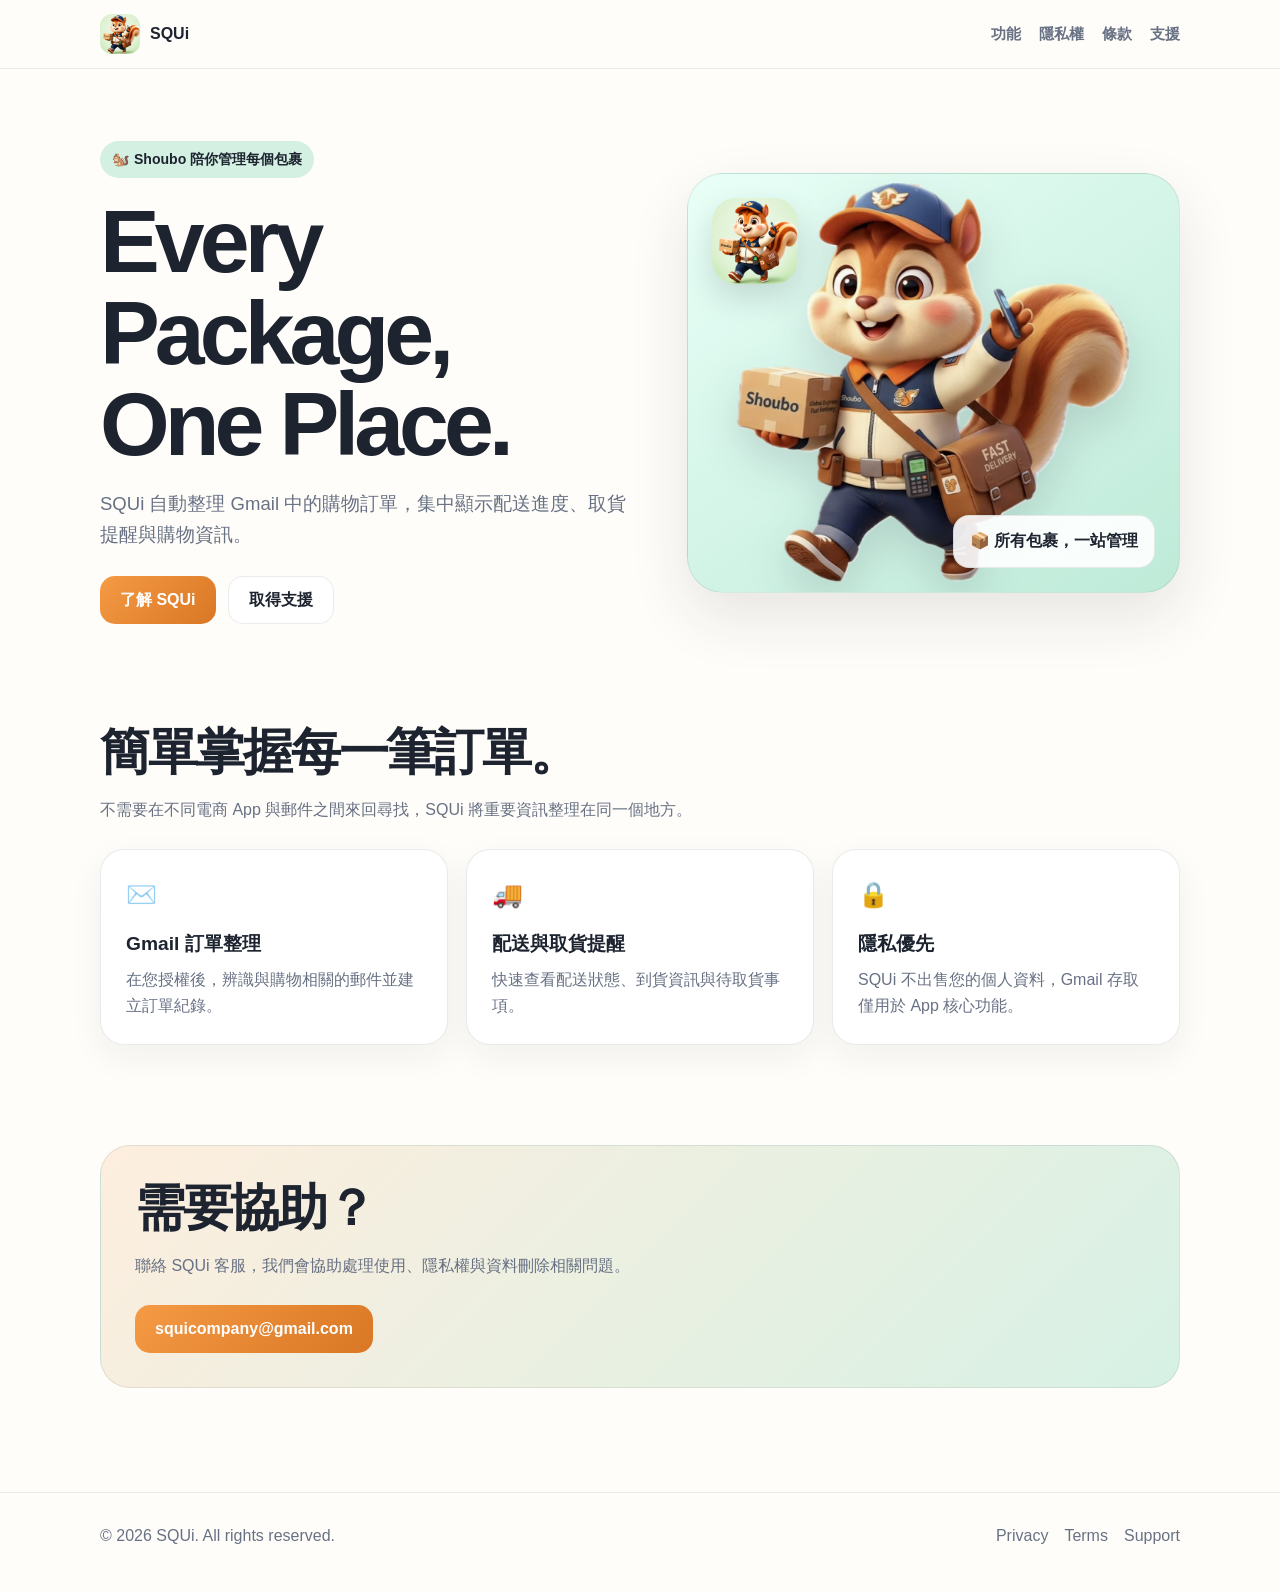
<file: index.html>
<!doctype html><html lang="zh-Hant"><head><meta charset="utf-8"><meta name="viewport" content="width=device-width,initial-scale=1"><meta name="description" content="SQUi 將 Gmail 購物訂單、配送進度與取貨提醒集中管理。"><title>SQUi — Every Package, One Place.</title><link rel="stylesheet" href="styles.css"><link rel="icon" href="assets/app-icon.png"></head><body>
<header class="site-header"><div class="wrap nav"><a class="brand" href="index.html"><img src="assets/app-icon.png" alt="SQUi App Icon"><span>SQUi</span></a><nav class="links"><a href="#features">功能</a><a href="privacy.html">隱私權</a><a href="terms.html">條款</a><a href="support.html">支援</a></nav></div></header>
<main><section class="hero"><div class="wrap hero-grid"><div><span class="pill">🐿️ Shoubo 陪你管理每個包裹</span><h1>Every Package,<br>One Place.</h1><p>SQUi 自動整理 Gmail 中的購物訂單，集中顯示配送進度、取貨提醒與購物資訊。</p><div class="actions"><a class="button primary" href="#features">了解 SQUi</a><a class="button secondary" href="support.html">取得支援</a></div></div><div class="visual"><img class="icon" src="assets/app-icon.png" alt="SQUi App Icon"><img class="mascot" src="assets/shoubo.png" alt="Shoubo 松鼠吉祥物"><div class="tag">📦 所有包裹，一站管理</div></div></div></section>
<section id="features"><div class="wrap"><h2>簡單掌握每一筆訂單。</h2><p class="lead">不需要在不同電商 App 與郵件之間來回尋找，SQUi 將重要資訊整理在同一個地方。</p><div class="grid"><article class="card"><div class="emoji">✉️</div><h3>Gmail 訂單整理</h3><p>在您授權後，辨識與購物相關的郵件並建立訂單紀錄。</p></article><article class="card"><div class="emoji">🚚</div><h3>配送與取貨提醒</h3><p>快速查看配送狀態、到貨資訊與待取貨事項。</p></article><article class="card"><div class="emoji">🔒</div><h3>隱私優先</h3><p>SQUi 不出售您的個人資料，Gmail 存取僅用於 App 核心功能。</p></article></div></div></section>
<section><div class="wrap cta"><h2>需要協助？</h2><p class="lead">聯絡 SQUi 客服，我們會協助處理使用、隱私權與資料刪除相關問題。</p><div class="actions"><a class="button primary" href="mailto:squicompany@gmail.com">squicompany@gmail.com</a></div></div></section></main>
<footer><div class="wrap footer-row"><div>© 2026 SQUi. All rights reserved.</div><div class="footer-links"><a href="privacy.html">Privacy</a><a href="terms.html">Terms</a><a href="support.html">Support</a></div></div></footer></body></html>
</file>
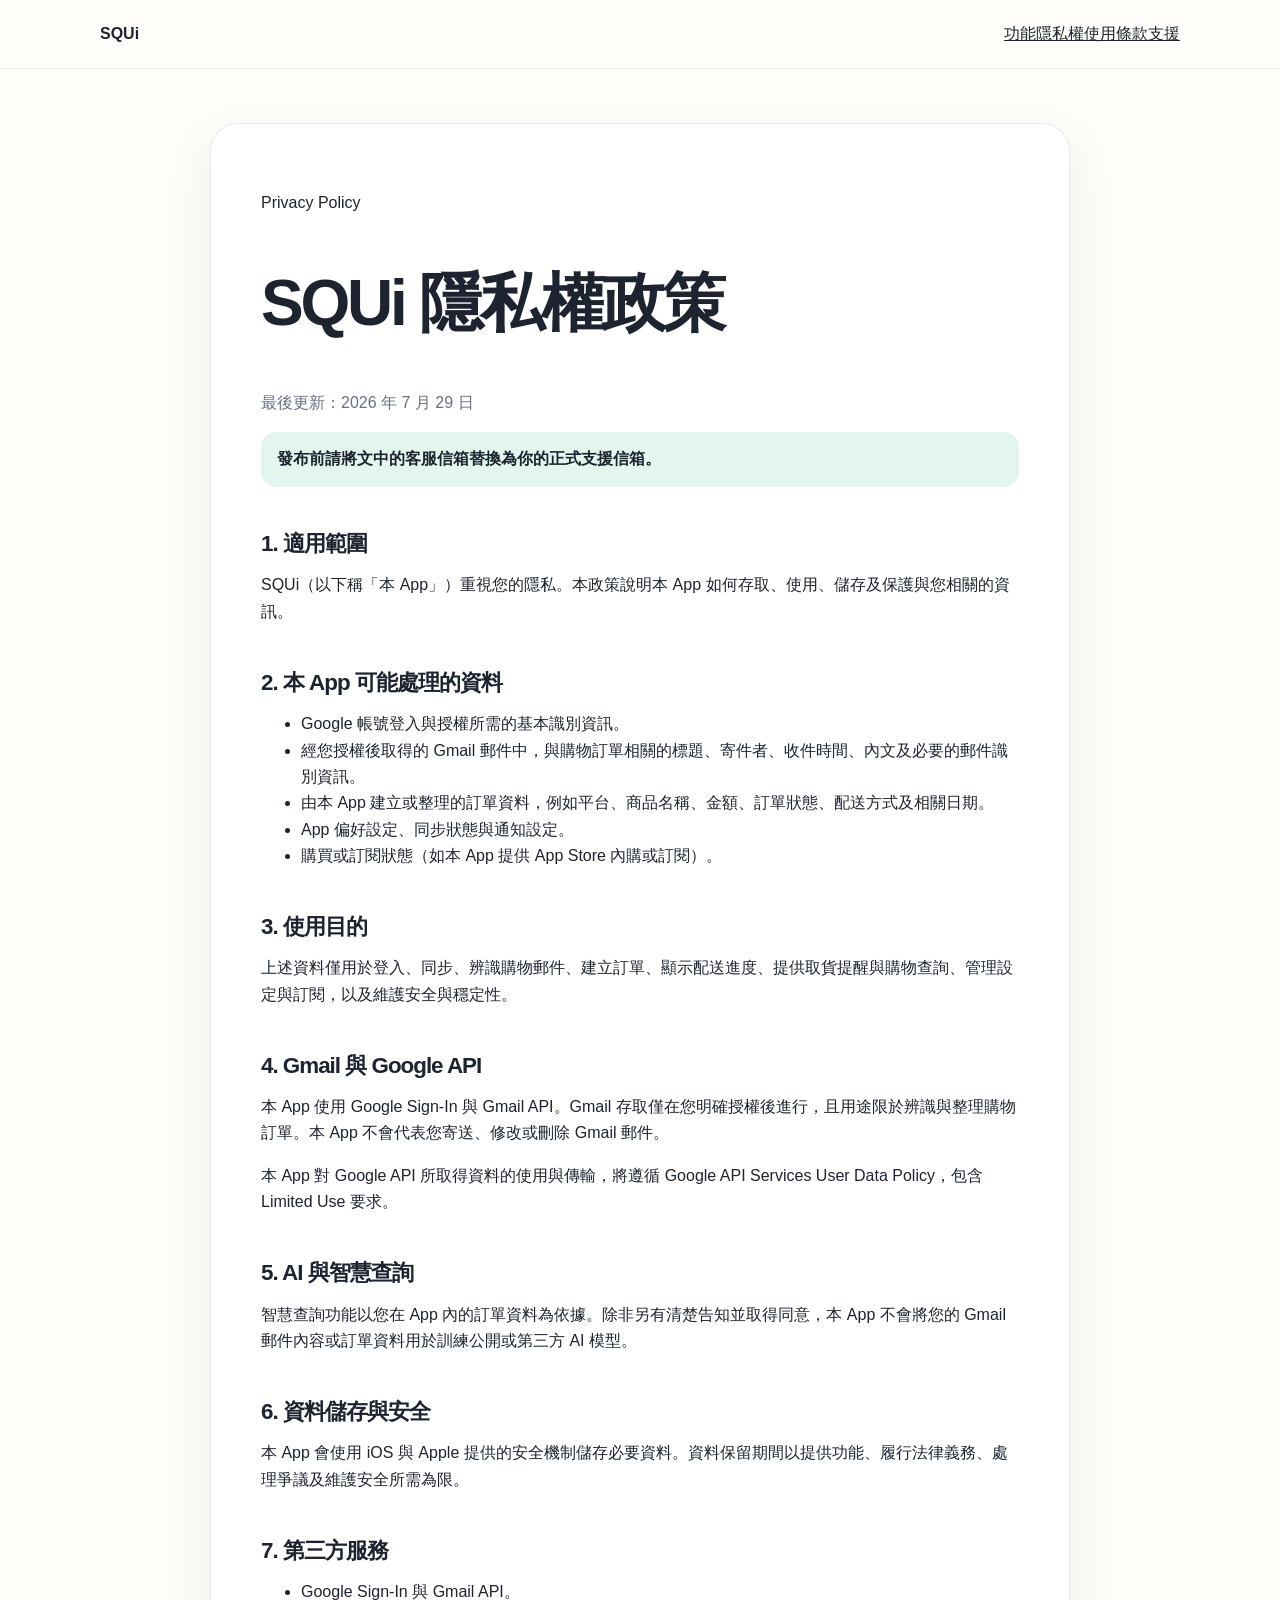
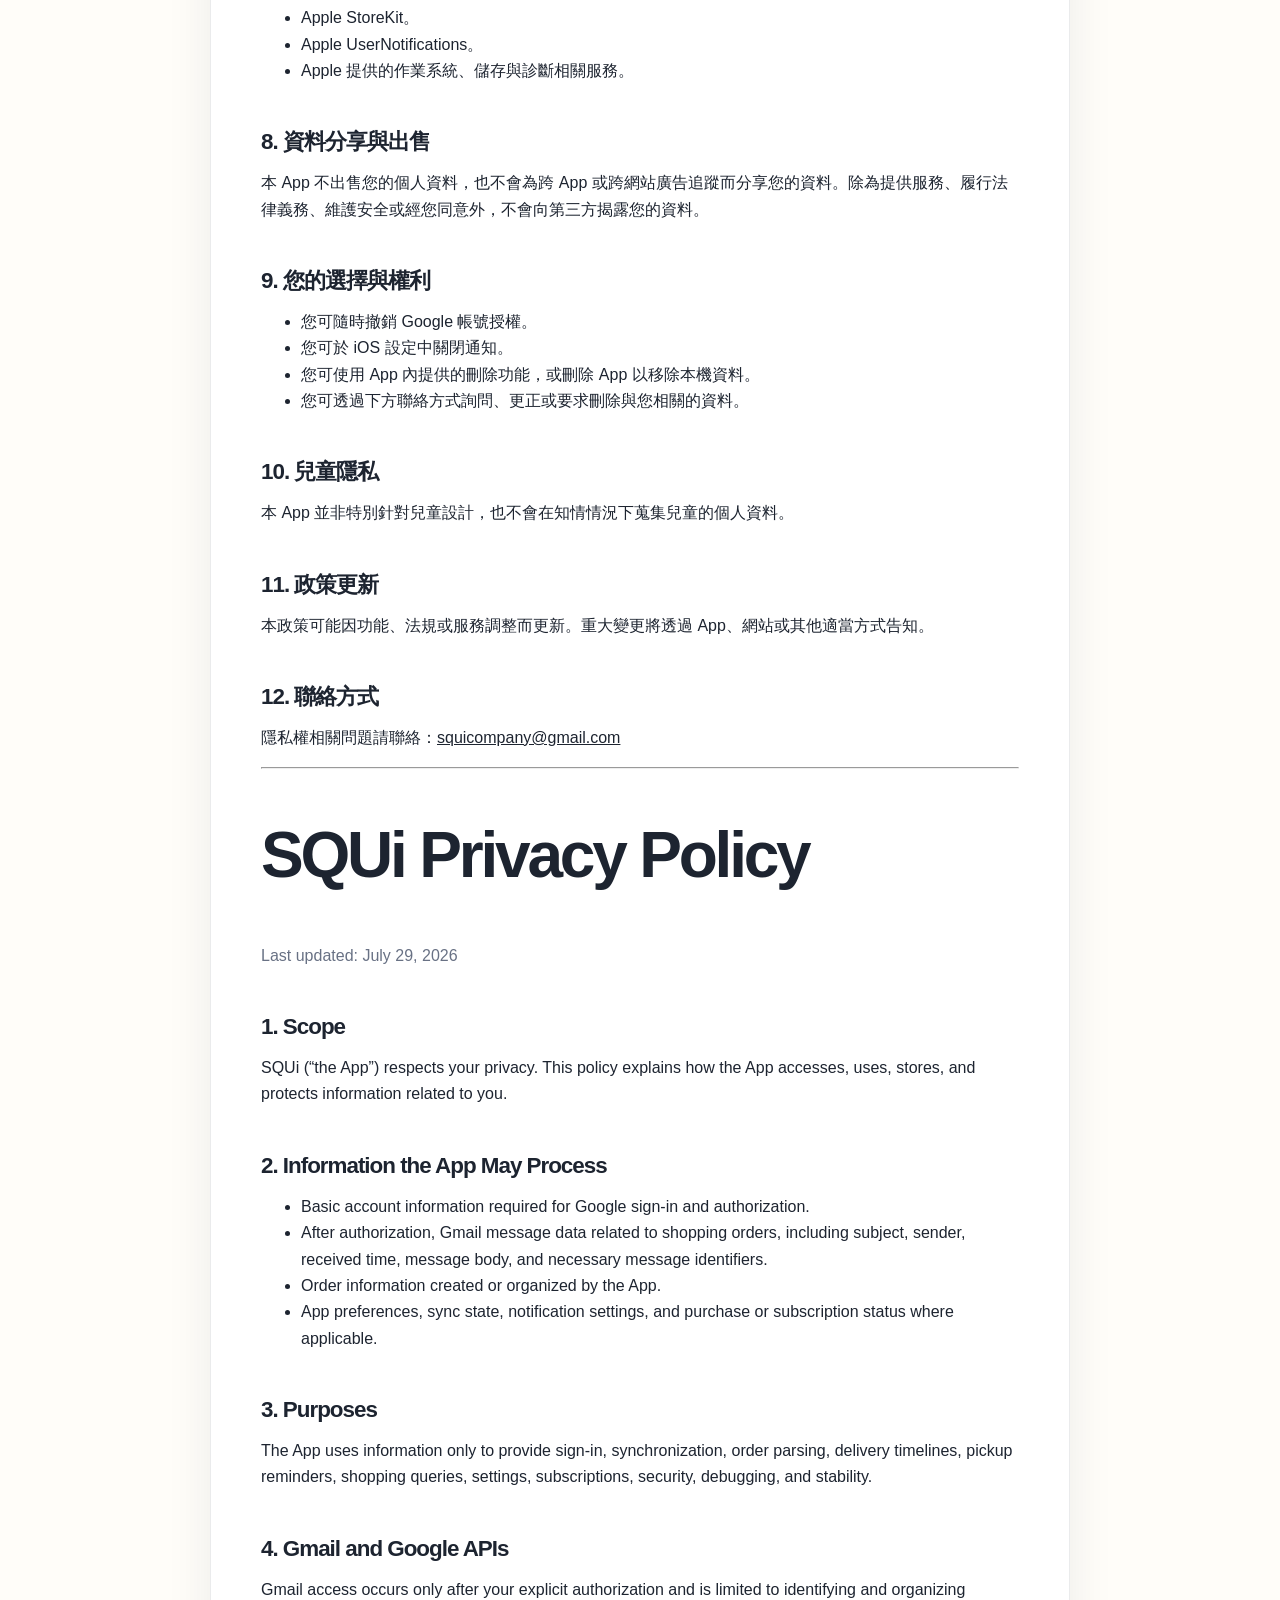
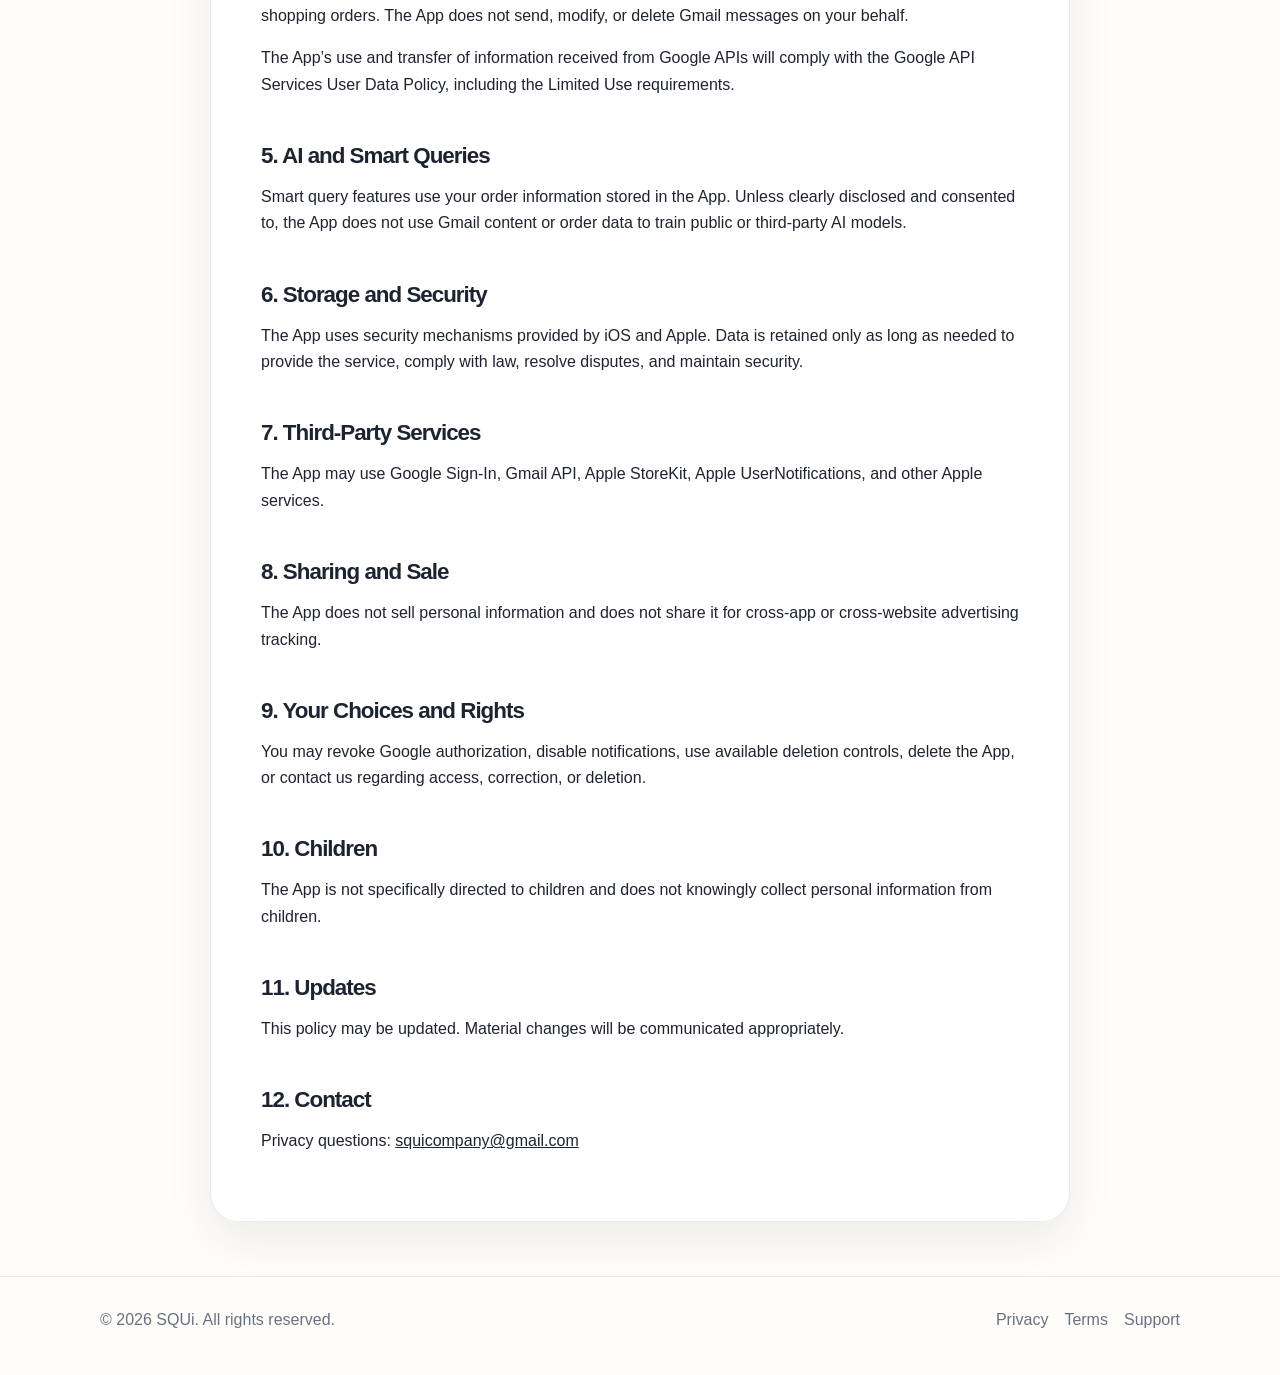
<file: privacy.html>
<!doctype html><html lang="zh-Hant"><head><meta charset="utf-8"><meta name="viewport" content="width=device-width,initial-scale=1"><title>SQUi 隱私權政策</title><link rel="stylesheet" href="styles.css"><link rel="icon" href="assets/app-icon.png" type="image/svg+xml"></head><body>
<header class="site-header"><div class="container nav"><a class="brand" href="index.html"><span class="brand-mark">🐿️</span><span>SQUi</span></a><nav class="nav-links"><a href="index.html#features">功能</a><a href="privacy.html">隱私權</a><a href="terms.html">使用條款</a><a href="support.html">支援</a></nav></div></header>
<main class="legal-hero"><div class="legal-wrap"><article class="legal-card"><p class="eyebrow">Privacy Policy</p><h1>SQUi 隱私權政策</h1><p class="meta">最後更新：2026 年 7 月 29 日</p><p class="notice"><strong>發布前請將文中的客服信箱替換為你的正式支援信箱。</strong></p>
<h2>1. 適用範圍</h2><p>SQUi（以下稱「本 App」）重視您的隱私。本政策說明本 App 如何存取、使用、儲存及保護與您相關的資訊。</p>
<h2>2. 本 App 可能處理的資料</h2><ul><li>Google 帳號登入與授權所需的基本識別資訊。</li><li>經您授權後取得的 Gmail 郵件中，與購物訂單相關的標題、寄件者、收件時間、內文及必要的郵件識別資訊。</li><li>由本 App 建立或整理的訂單資料，例如平台、商品名稱、金額、訂單狀態、配送方式及相關日期。</li><li>App 偏好設定、同步狀態與通知設定。</li><li>購買或訂閱狀態（如本 App 提供 App Store 內購或訂閱）。</li></ul>
<h2>3. 使用目的</h2><p>上述資料僅用於登入、同步、辨識購物郵件、建立訂單、顯示配送進度、提供取貨提醒與購物查詢、管理設定與訂閱，以及維護安全與穩定性。</p>
<h2>4. Gmail 與 Google API</h2><p>本 App 使用 Google Sign-In 與 Gmail API。Gmail 存取僅在您明確授權後進行，且用途限於辨識與整理購物訂單。本 App 不會代表您寄送、修改或刪除 Gmail 郵件。</p><p>本 App 對 Google API 所取得資料的使用與傳輸，將遵循 Google API Services User Data Policy，包含 Limited Use 要求。</p>
<h2>5. AI 與智慧查詢</h2><p>智慧查詢功能以您在 App 內的訂單資料為依據。除非另有清楚告知並取得同意，本 App 不會將您的 Gmail 郵件內容或訂單資料用於訓練公開或第三方 AI 模型。</p>
<h2>6. 資料儲存與安全</h2><p>本 App 會使用 iOS 與 Apple 提供的安全機制儲存必要資料。資料保留期間以提供功能、履行法律義務、處理爭議及維護安全所需為限。</p>
<h2>7. 第三方服務</h2><ul><li>Google Sign-In 與 Gmail API。</li><li>Apple StoreKit。</li><li>Apple UserNotifications。</li><li>Apple 提供的作業系統、儲存與診斷相關服務。</li></ul>
<h2>8. 資料分享與出售</h2><p>本 App 不出售您的個人資料，也不會為跨 App 或跨網站廣告追蹤而分享您的資料。除為提供服務、履行法律義務、維護安全或經您同意外，不會向第三方揭露您的資料。</p>
<h2>9. 您的選擇與權利</h2><ul><li>您可隨時撤銷 Google 帳號授權。</li><li>您可於 iOS 設定中關閉通知。</li><li>您可使用 App 內提供的刪除功能，或刪除 App 以移除本機資料。</li><li>您可透過下方聯絡方式詢問、更正或要求刪除與您相關的資料。</li></ul>
<h2>10. 兒童隱私</h2><p>本 App 並非特別針對兒童設計，也不會在知情情況下蒐集兒童的個人資料。</p>
<h2>11. 政策更新</h2><p>本政策可能因功能、法規或服務調整而更新。重大變更將透過 App、網站或其他適當方式告知。</p>
<h2>12. 聯絡方式</h2><p>隱私權相關問題請聯絡：<a href="mailto:squicompany@gmail.com">squicompany@gmail.com</a></p><hr>
<h1 lang="en">SQUi Privacy Policy</h1><p class="meta" lang="en">Last updated: July 29, 2026</p><div lang="en"><h2>1. Scope</h2><p>SQUi (“the App”) respects your privacy. This policy explains how the App accesses, uses, stores, and protects information related to you.</p><h2>2. Information the App May Process</h2><ul><li>Basic account information required for Google sign-in and authorization.</li><li>After authorization, Gmail message data related to shopping orders, including subject, sender, received time, message body, and necessary message identifiers.</li><li>Order information created or organized by the App.</li><li>App preferences, sync state, notification settings, and purchase or subscription status where applicable.</li></ul><h2>3. Purposes</h2><p>The App uses information only to provide sign-in, synchronization, order parsing, delivery timelines, pickup reminders, shopping queries, settings, subscriptions, security, debugging, and stability.</p><h2>4. Gmail and Google APIs</h2><p>Gmail access occurs only after your explicit authorization and is limited to identifying and organizing shopping orders. The App does not send, modify, or delete Gmail messages on your behalf.</p><p>The App’s use and transfer of information received from Google APIs will comply with the Google API Services User Data Policy, including the Limited Use requirements.</p><h2>5. AI and Smart Queries</h2><p>Smart query features use your order information stored in the App. Unless clearly disclosed and consented to, the App does not use Gmail content or order data to train public or third-party AI models.</p><h2>6. Storage and Security</h2><p>The App uses security mechanisms provided by iOS and Apple. Data is retained only as long as needed to provide the service, comply with law, resolve disputes, and maintain security.</p><h2>7. Third-Party Services</h2><p>The App may use Google Sign-In, Gmail API, Apple StoreKit, Apple UserNotifications, and other Apple services.</p><h2>8. Sharing and Sale</h2><p>The App does not sell personal information and does not share it for cross-app or cross-website advertising tracking.</p><h2>9. Your Choices and Rights</h2><p>You may revoke Google authorization, disable notifications, use available deletion controls, delete the App, or contact us regarding access, correction, or deletion.</p><h2>10. Children</h2><p>The App is not specifically directed to children and does not knowingly collect personal information from children.</p><h2>11. Updates</h2><p>This policy may be updated. Material changes will be communicated appropriately.</p><h2>12. Contact</h2><p>Privacy questions: <a href="mailto:squicompany@gmail.com">squicompany@gmail.com</a></p></div>
</article></div></main><footer><div class="container footer-row"><div>© 2026 SQUi. All rights reserved.</div><div class="footer-links"><a href="privacy.html">Privacy</a><a href="terms.html">Terms</a><a href="support.html">Support</a></div></div></footer></body></html>
</file>
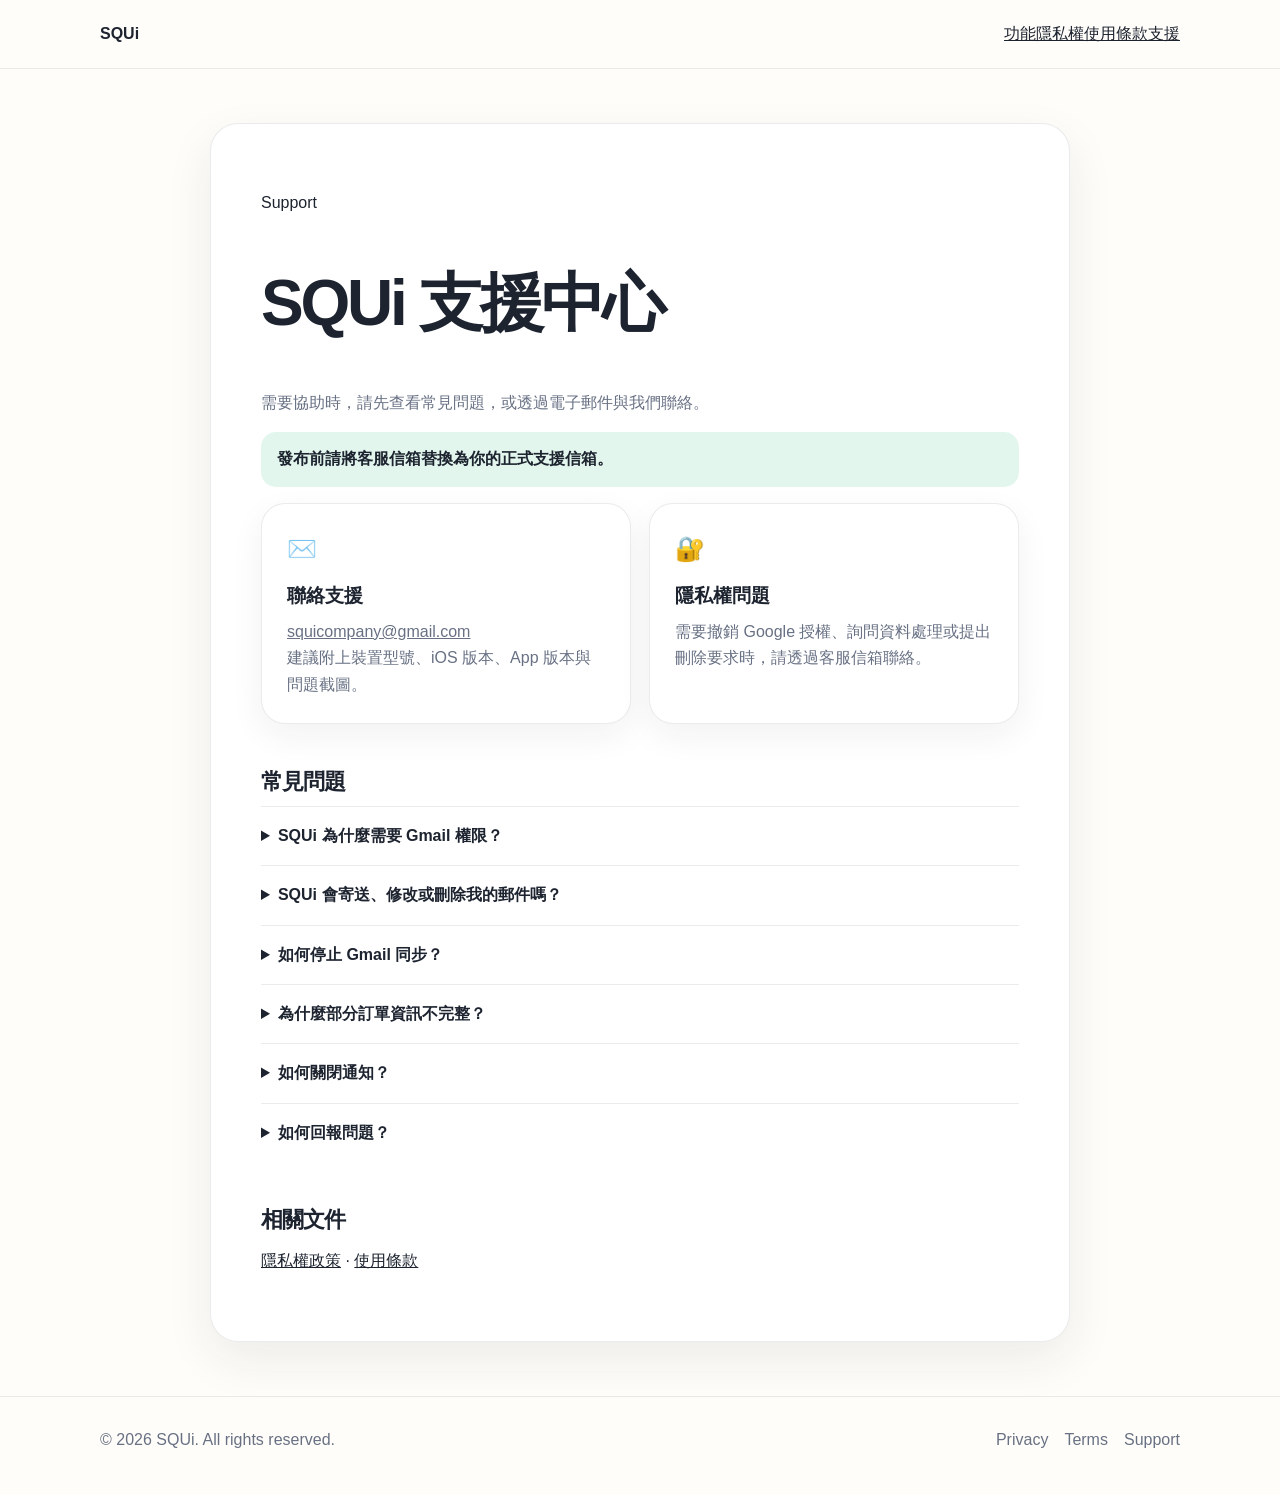
<file: support.html>
<!doctype html><html lang="zh-Hant"><head><meta charset="utf-8"><meta name="viewport" content="width=device-width,initial-scale=1"><title>SQUi 支援</title><link rel="stylesheet" href="styles.css"><link rel="icon" href="assets/app-icon.png" type="image/svg+xml"></head><body>
<header class="site-header"><div class="container nav"><a class="brand" href="index.html"><span class="brand-mark">🐿️</span><span>SQUi</span></a><nav class="nav-links"><a href="index.html#features">功能</a><a href="privacy.html">隱私權</a><a href="terms.html">使用條款</a><a href="support.html">支援</a></nav></div></header>
<main class="legal-hero"><div class="legal-wrap"><section class="legal-card"><p class="eyebrow">Support</p><h1>SQUi 支援中心</h1><p class="section-lead">需要協助時，請先查看常見問題，或透過電子郵件與我們聯絡。</p><p class="notice"><strong>發布前請將客服信箱替換為你的正式支援信箱。</strong></p><div class="support-grid"><div class="card"><div class="card-icon">✉️</div><h3>聯絡支援</h3><p><a href="mailto:squicompany@gmail.com">squicompany@gmail.com</a></p><p>建議附上裝置型號、iOS 版本、App 版本與問題截圖。</p></div><div class="card"><div class="card-icon">🔐</div><h3>隱私權問題</h3><p>需要撤銷 Google 授權、詢問資料處理或提出刪除要求時，請透過客服信箱聯絡。</p></div></div><h2>常見問題</h2><div class="faq"><details><summary>SQUi 為什麼需要 Gmail 權限？</summary><p>SQUi 需要在您授權後讀取與購物訂單相關的郵件，才能建立訂單、顯示配送狀態與提供提醒。</p></details><details><summary>SQUi 會寄送、修改或刪除我的郵件嗎？</summary><p>不會。SQUi 不會代表您寄送、修改或刪除 Gmail 郵件。</p></details><details><summary>如何停止 Gmail 同步？</summary><p>您可以在 App 設定中登出，並在 Google 帳號安全性設定中撤銷 SQUi 的存取權。</p></details><details><summary>為什麼部分訂單資訊不完整？</summary><p>電商郵件格式可能改變，部分資訊也可能只存在附件或外部頁面。請以商家與物流業者的官方資訊為準。</p></details><details><summary>如何關閉通知？</summary><p>請前往 iOS「設定」→「通知」→「SQUi」調整通知權限。</p></details><details><summary>如何回報問題？</summary><p>寄信至客服信箱，並附上問題描述、發生步驟、裝置型號、iOS 版本與截圖。</p></details></div><h2>相關文件</h2><p><a href="privacy.html">隱私權政策</a> · <a href="terms.html">使用條款</a></p></section></div></main><footer><div class="container footer-row"><div>© 2026 SQUi. All rights reserved.</div><div class="footer-links"><a href="privacy.html">Privacy</a><a href="terms.html">Terms</a><a href="support.html">Support</a></div></div></footer></body></html>
</file>
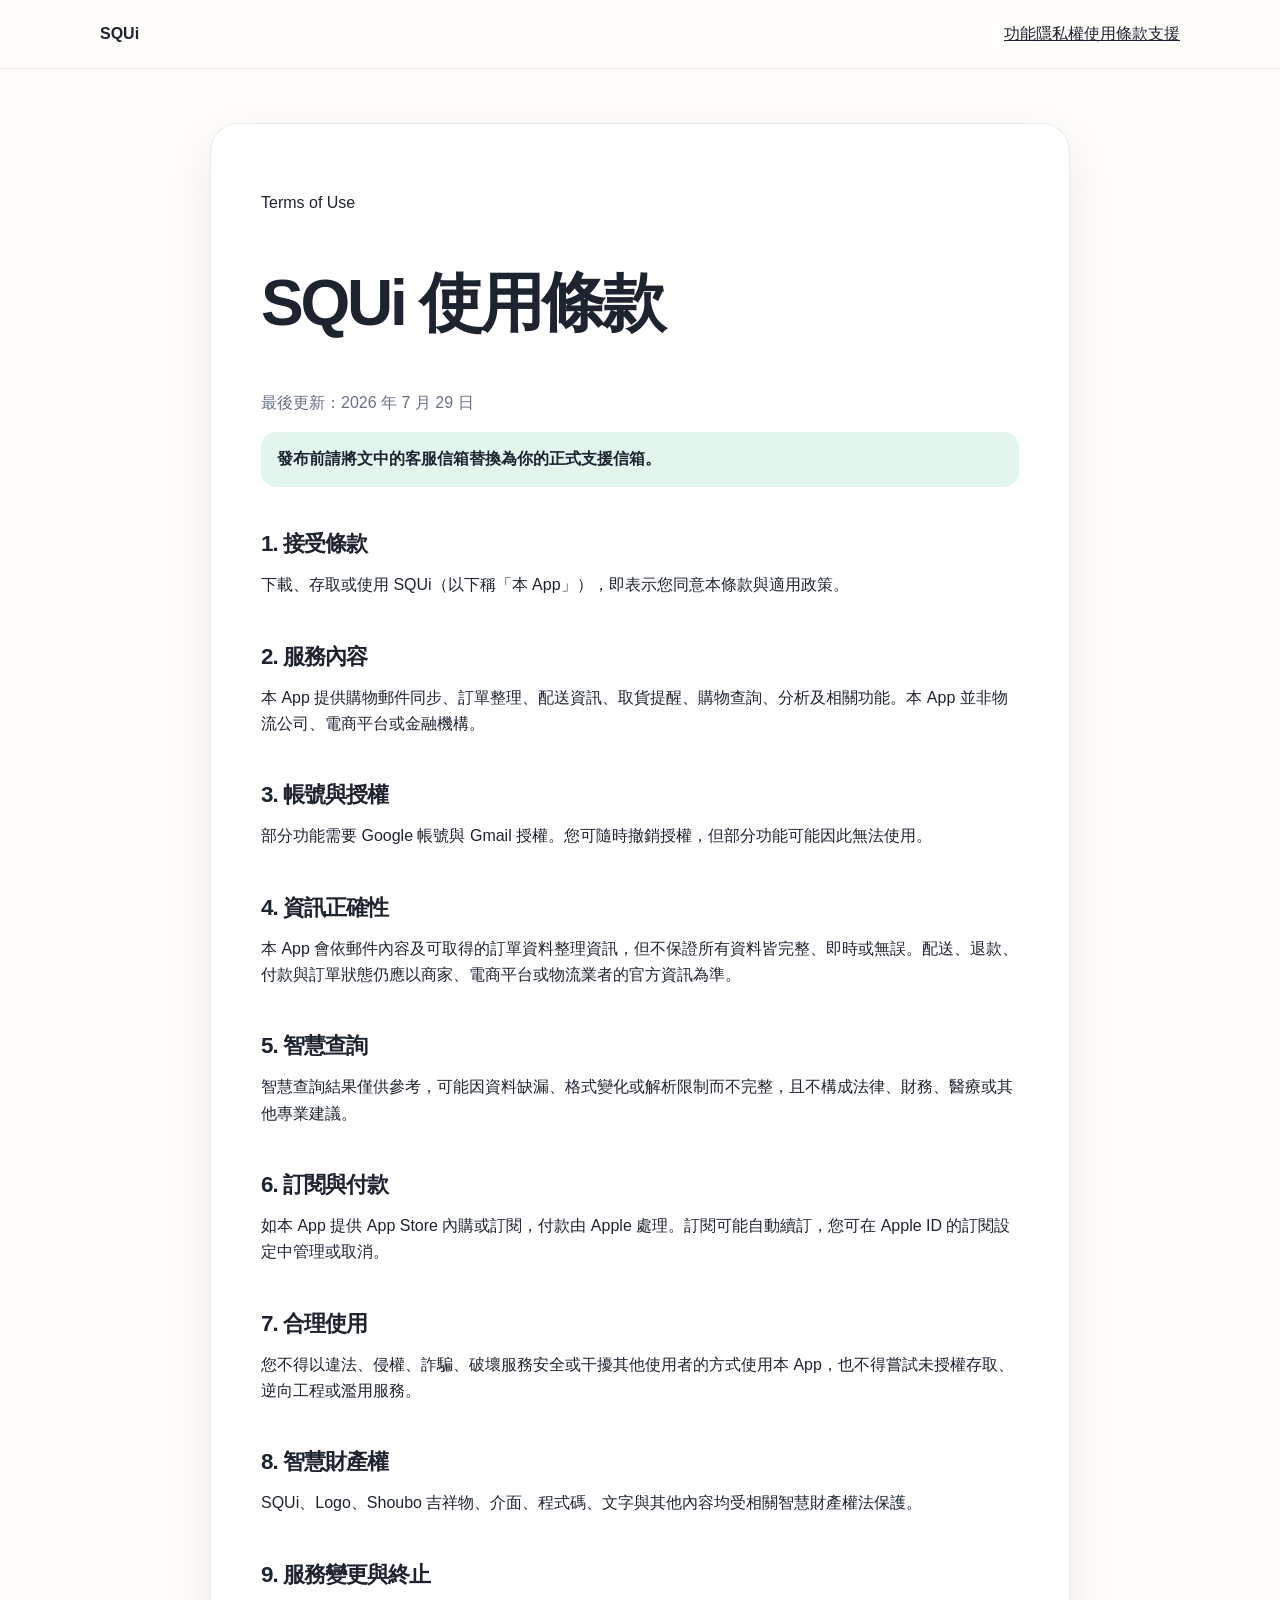
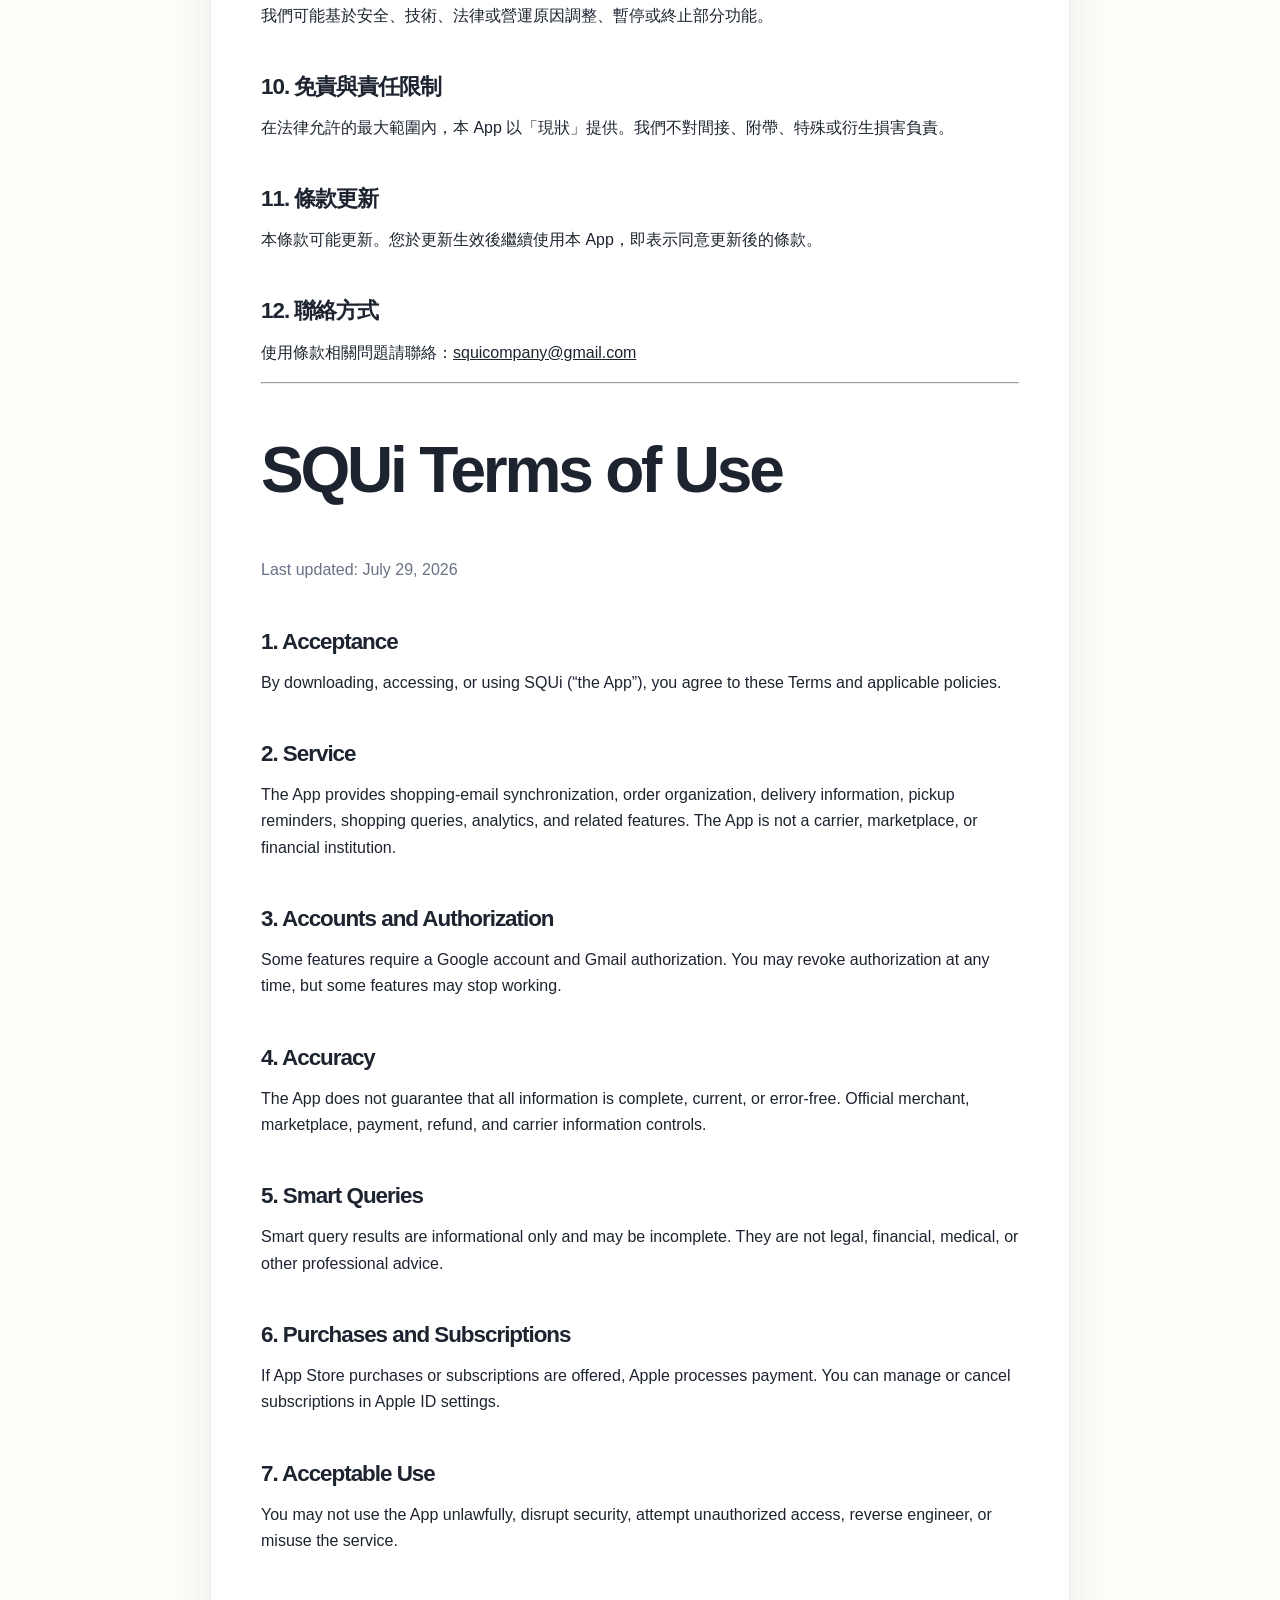
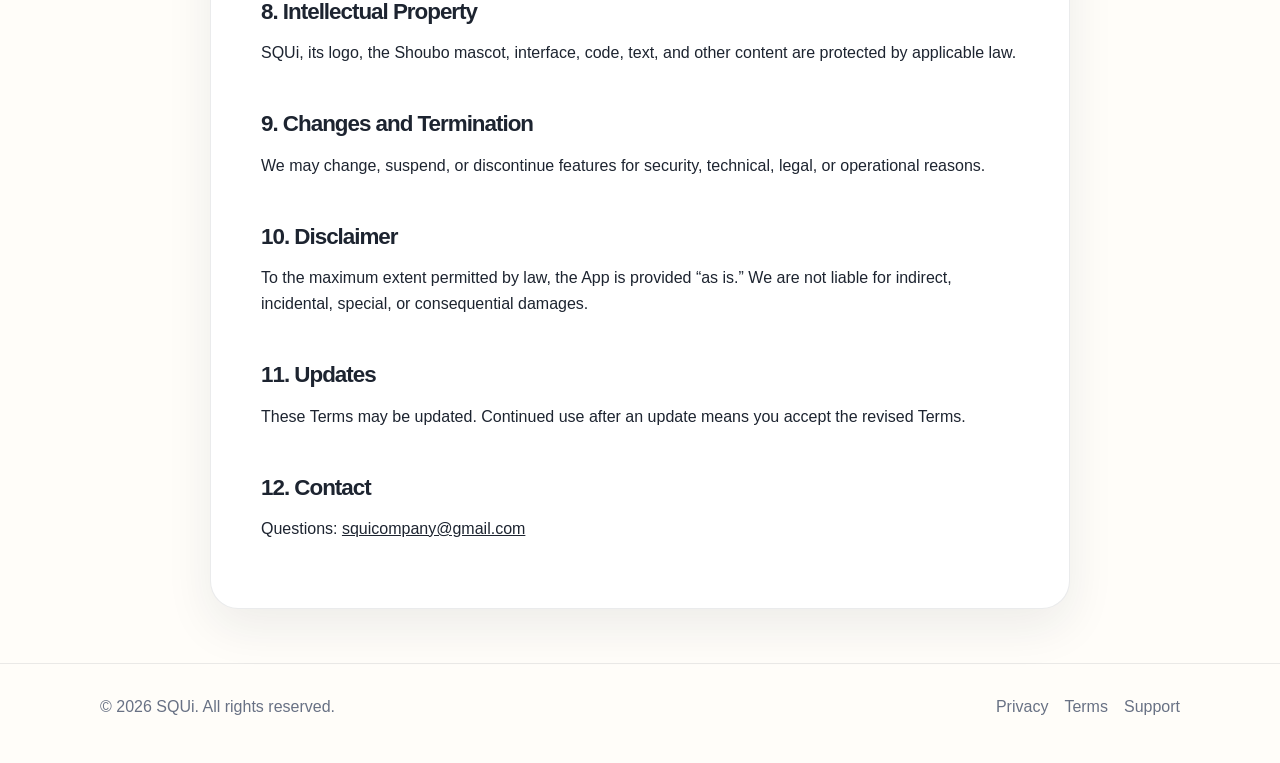
<file: terms.html>
<!doctype html><html lang="zh-Hant"><head><meta charset="utf-8"><meta name="viewport" content="width=device-width,initial-scale=1"><title>SQUi 使用條款</title><link rel="stylesheet" href="styles.css"><link rel="icon" href="assets/app-icon.png" type="image/svg+xml"></head><body>
<header class="site-header"><div class="container nav"><a class="brand" href="index.html"><span class="brand-mark">🐿️</span><span>SQUi</span></a><nav class="nav-links"><a href="index.html#features">功能</a><a href="privacy.html">隱私權</a><a href="terms.html">使用條款</a><a href="support.html">支援</a></nav></div></header>
<main class="legal-hero"><div class="legal-wrap"><article class="legal-card"><p class="eyebrow">Terms of Use</p><h1>SQUi 使用條款</h1><p class="meta">最後更新：2026 年 7 月 29 日</p><p class="notice"><strong>發布前請將文中的客服信箱替換為你的正式支援信箱。</strong></p>
<h2>1. 接受條款</h2><p>下載、存取或使用 SQUi（以下稱「本 App」），即表示您同意本條款與適用政策。</p>
<h2>2. 服務內容</h2><p>本 App 提供購物郵件同步、訂單整理、配送資訊、取貨提醒、購物查詢、分析及相關功能。本 App 並非物流公司、電商平台或金融機構。</p>
<h2>3. 帳號與授權</h2><p>部分功能需要 Google 帳號與 Gmail 授權。您可隨時撤銷授權，但部分功能可能因此無法使用。</p>
<h2>4. 資訊正確性</h2><p>本 App 會依郵件內容及可取得的訂單資料整理資訊，但不保證所有資料皆完整、即時或無誤。配送、退款、付款與訂單狀態仍應以商家、電商平台或物流業者的官方資訊為準。</p>
<h2>5. 智慧查詢</h2><p>智慧查詢結果僅供參考，可能因資料缺漏、格式變化或解析限制而不完整，且不構成法律、財務、醫療或其他專業建議。</p>
<h2>6. 訂閱與付款</h2><p>如本 App 提供 App Store 內購或訂閱，付款由 Apple 處理。訂閱可能自動續訂，您可在 Apple ID 的訂閱設定中管理或取消。</p>
<h2>7. 合理使用</h2><p>您不得以違法、侵權、詐騙、破壞服務安全或干擾其他使用者的方式使用本 App，也不得嘗試未授權存取、逆向工程或濫用服務。</p>
<h2>8. 智慧財產權</h2><p>SQUi、Logo、Shoubo 吉祥物、介面、程式碼、文字與其他內容均受相關智慧財產權法保護。</p>
<h2>9. 服務變更與終止</h2><p>我們可能基於安全、技術、法律或營運原因調整、暫停或終止部分功能。</p>
<h2>10. 免責與責任限制</h2><p>在法律允許的最大範圍內，本 App 以「現狀」提供。我們不對間接、附帶、特殊或衍生損害負責。</p>
<h2>11. 條款更新</h2><p>本條款可能更新。您於更新生效後繼續使用本 App，即表示同意更新後的條款。</p>
<h2>12. 聯絡方式</h2><p>使用條款相關問題請聯絡：<a href="mailto:squicompany@gmail.com">squicompany@gmail.com</a></p><hr>
<h1 lang="en">SQUi Terms of Use</h1><p class="meta" lang="en">Last updated: July 29, 2026</p><div lang="en"><h2>1. Acceptance</h2><p>By downloading, accessing, or using SQUi (“the App”), you agree to these Terms and applicable policies.</p><h2>2. Service</h2><p>The App provides shopping-email synchronization, order organization, delivery information, pickup reminders, shopping queries, analytics, and related features. The App is not a carrier, marketplace, or financial institution.</p><h2>3. Accounts and Authorization</h2><p>Some features require a Google account and Gmail authorization. You may revoke authorization at any time, but some features may stop working.</p><h2>4. Accuracy</h2><p>The App does not guarantee that all information is complete, current, or error-free. Official merchant, marketplace, payment, refund, and carrier information controls.</p><h2>5. Smart Queries</h2><p>Smart query results are informational only and may be incomplete. They are not legal, financial, medical, or other professional advice.</p><h2>6. Purchases and Subscriptions</h2><p>If App Store purchases or subscriptions are offered, Apple processes payment. You can manage or cancel subscriptions in Apple ID settings.</p><h2>7. Acceptable Use</h2><p>You may not use the App unlawfully, disrupt security, attempt unauthorized access, reverse engineer, or misuse the service.</p><h2>8. Intellectual Property</h2><p>SQUi, its logo, the Shoubo mascot, interface, code, text, and other content are protected by applicable law.</p><h2>9. Changes and Termination</h2><p>We may change, suspend, or discontinue features for security, technical, legal, or operational reasons.</p><h2>10. Disclaimer</h2><p>To the maximum extent permitted by law, the App is provided “as is.” We are not liable for indirect, incidental, special, or consequential damages.</p><h2>11. Updates</h2><p>These Terms may be updated. Continued use after an update means you accept the revised Terms.</p><h2>12. Contact</h2><p>Questions: <a href="mailto:squicompany@gmail.com">squicompany@gmail.com</a></p></div>
</article></div></main><footer><div class="container footer-row"><div>© 2026 SQUi. All rights reserved.</div><div class="footer-links"><a href="privacy.html">Privacy</a><a href="terms.html">Terms</a><a href="support.html">Support</a></div></div></footer></body></html>
</file>
<file: styles.css>
:root{--orange:#F59A45;--mint:#BEEAD8;--ink:#1D2430;--muted:#687184;--paper:#FFFDF9;--line:rgba(29,36,48,.09);--card:#fff;--radius:24px}
*{box-sizing:border-box}html{scroll-behavior:smooth}body{margin:0;background:var(--paper);color:var(--ink);font-family:-apple-system,BlinkMacSystemFont,"SF Pro Display","PingFang TC",sans-serif;line-height:1.65}a{color:inherit}.wrap{width:min(1080px,calc(100% - 36px));margin:auto}.site-header{position:sticky;top:0;z-index:10;background:rgba(255,253,249,.88);backdrop-filter:blur(18px);border-bottom:1px solid var(--line)}.nav{min-height:68px;display:flex;align-items:center;justify-content:space-between;gap:20px}.brand{display:flex;align-items:center;gap:10px;text-decoration:none;font-weight:800}.brand img{width:40px;height:40px;border-radius:12px}.links{display:flex;gap:18px;flex-wrap:wrap}.links a{text-decoration:none;color:var(--muted);font-weight:650;font-size:.94rem}.hero{padding:72px 0 50px}.hero-grid{display:grid;grid-template-columns:1.05fr .95fr;align-items:center;gap:42px}.pill{display:inline-flex;padding:7px 12px;border-radius:999px;background:rgba(190,234,216,.65);font-size:.88rem;font-weight:750}.hero h1{font-size:clamp(3rem,7vw,6rem);line-height:1.02;letter-spacing:-.055em;margin:18px 0}.hero p{font-size:1.16rem;color:var(--muted);max-width:650px}.actions{display:flex;gap:12px;flex-wrap:wrap;margin-top:26px}.button{display:inline-flex;align-items:center;justify-content:center;min-height:48px;padding:0 20px;border-radius:15px;text-decoration:none;font-weight:800}.primary{color:#fff;background:linear-gradient(135deg,var(--orange),#D97724)}.secondary{background:#fff;border:1px solid var(--line)}.visual{min-height:420px;border-radius:36px;background:linear-gradient(145deg,#E9FFF7,var(--mint));display:grid;place-items:center;position:relative;overflow:hidden;border:1px solid var(--line);box-shadow:0 24px 60px rgba(29,36,48,.11)}.visual .mascot{width:min(80%,400px);height:auto;filter:drop-shadow(0 18px 20px rgba(29,36,48,.14))}.visual .icon{position:absolute;width:86px;height:86px;border-radius:24px;left:24px;top:24px;box-shadow:0 14px 30px rgba(29,36,48,.15)}.visual .tag{position:absolute;right:24px;bottom:24px;background:rgba(255,255,255,.9);padding:12px 16px;border-radius:16px;font-weight:800;border:1px solid var(--line)}section{padding:50px 0}h2{font-size:clamp(2rem,4vw,3.15rem);line-height:1.12;letter-spacing:-.045em;margin:0 0 12px}.lead{color:var(--muted);max-width:720px}.grid{display:grid;grid-template-columns:repeat(3,1fr);gap:18px;margin-top:26px}.card{background:var(--card);border:1px solid var(--line);border-radius:var(--radius);padding:25px;box-shadow:0 12px 34px rgba(29,36,48,.06)}.card .emoji{font-size:1.55rem}.card h3{margin:12px 0 7px;font-size:1.2rem}.card p{margin:0;color:var(--muted)}.cta{background:linear-gradient(135deg,rgba(245,154,69,.15),rgba(190,234,216,.62));border-radius:30px;padding:34px;border:1px solid var(--line)}footer{margin-top:54px;border-top:1px solid var(--line);padding:30px 0 42px;color:var(--muted)}.footer-row{display:flex;justify-content:space-between;gap:18px;flex-wrap:wrap}.footer-links{display:flex;gap:16px;flex-wrap:wrap}.footer-links a{text-decoration:none}.legal{width:min(860px,calc(100% - 36px));margin:54px auto}.legal article{background:#fff;border:1px solid var(--line);border-radius:28px;padding:clamp(24px,5vw,50px);box-shadow:0 18px 48px rgba(29,36,48,.08)}.legal h1{font-size:clamp(2.4rem,6vw,4rem);letter-spacing:-.05em;line-height:1.05}.legal h2{font-size:1.4rem;margin-top:2em}.meta{color:var(--muted)}.notice{background:rgba(190,234,216,.45);padding:14px 16px;border-radius:15px}.faq details{padding:16px 0;border-top:1px solid var(--line)}.faq summary{font-weight:750;cursor:pointer}@media(max-width:800px){.hero-grid{grid-template-columns:1fr}.grid{grid-template-columns:1fr}.visual{min-height:330px}.nav{align-items:flex-start;padding:13px 0}.links{justify-content:flex-end;gap:11px}}
.container{width:min(1080px,calc(100% - 36px));margin:auto}.legal-hero{padding:0}.legal-wrap{width:min(860px,calc(100% - 36px));margin:54px auto}.legal-card{background:#fff;border:1px solid var(--line);border-radius:28px;padding:clamp(24px,5vw,50px);box-shadow:0 18px 48px rgba(29,36,48,.08)}.legal-card h1{font-size:clamp(2.4rem,6vw,4rem);letter-spacing:-.05em;line-height:1.05}.legal-card h2{font-size:1.4rem;margin-top:2em}.site-header .container{width:min(1080px,calc(100% - 36px));margin:auto}.brand-mark{display:none}.section-lead{color:var(--muted);max-width:720px}.support-grid{display:grid;grid-template-columns:1fr 1fr;gap:18px}.card-icon{font-size:1.5rem}@media(max-width:800px){.support-grid{grid-template-columns:1fr}}
</file>
